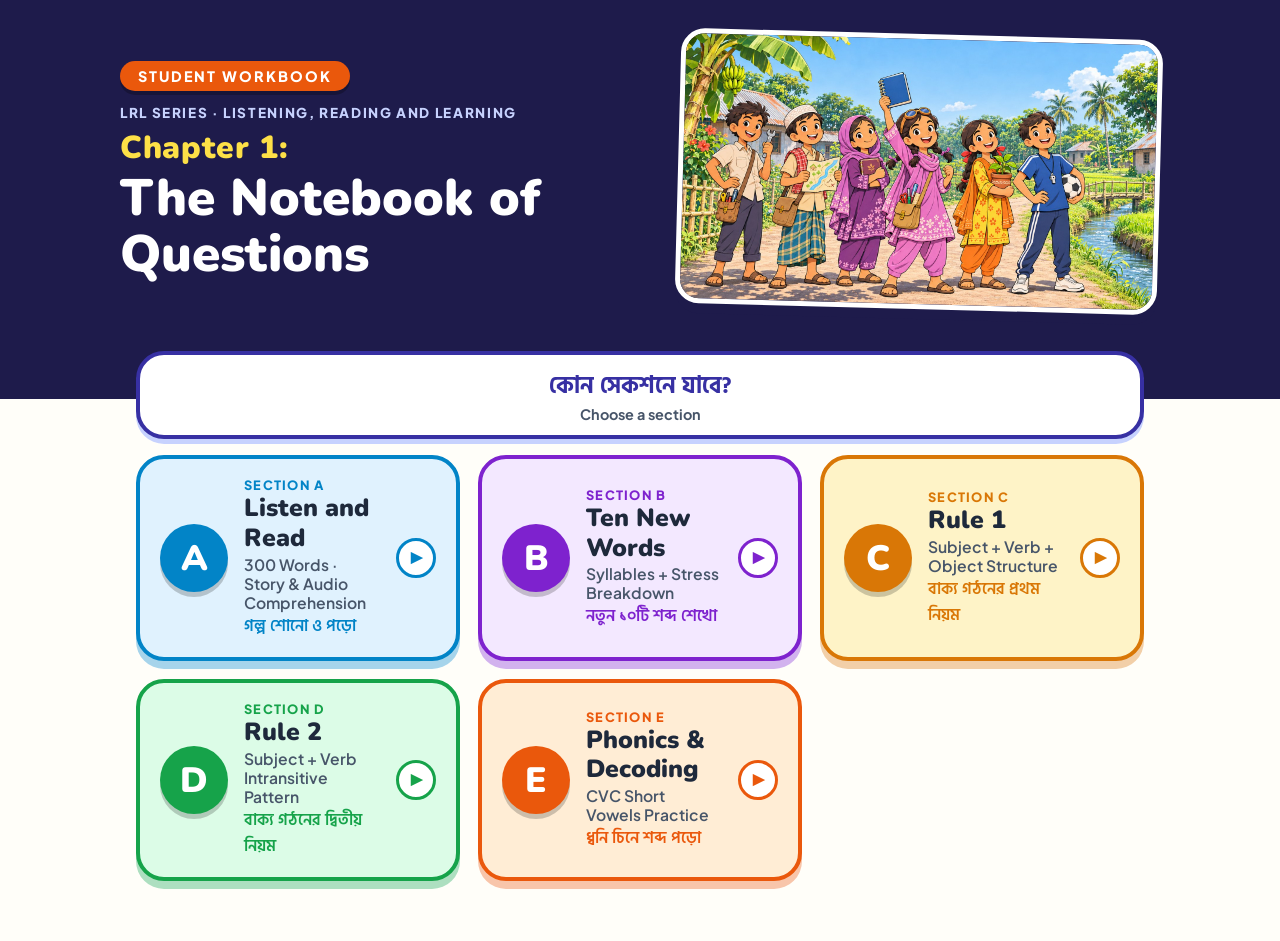
<file: index.html>
<!doctype html>
<html lang="en">
<head>
<meta charset="utf-8">
<meta name="viewport" content="width=device-width, initial-scale=1">
<title>LRL Student Workbook – Chapter 1</title>
<link rel="icon" href="data:,">
<link rel="preconnect" href="https://fonts.googleapis.com">
<link rel="preconnect" href="https://fonts.gstatic.com" crossorigin>
<link href="https://fonts.googleapis.com/css2?family=Hind+Siliguri:wght@400;500;600;700&family=Nunito:wght@600;700;800;900&family=Plus+Jakarta+Sans:wght@600;700;800&display=swap" rel="stylesheet">
<link rel="stylesheet" href="css/style.css">
<link rel="stylesheet" href="css/words.css">
<link rel="stylesheet" href="css/home.css">
</head>
<body class="home">

<header class="hero home-hero">
  <div class="hero-inner">
    <div class="hero-text">
      <p class="badge">STUDENT WORKBOOK</p>
      <p class="eyebrow">LRL Series · Listening, Reading and Learning</p>
      <h1><span class="ch">Chapter 1:</span> The Notebook of Questions</h1>
    </div>
    <img class="hero-img" data-scene="home" data-fallback="images/hero.jpg" alt="Asha, Tuli, Nila, Saif, Arif and Rakib stand together on a village road, each holding their favourite thing.">
  </div>
</header>

<main class="wrap home-wrap">
  <h2 class="choose">কোন সেকশনে যাবে? <small>Choose a section</small></h2>

  <nav class="sections" aria-label="Sections of Chapter 1">
    <a class="sec-card s-a" href="listen.html">
      <span class="badge-l" aria-hidden="true">A</span>
      <span class="sc-body">
        <span class="sc-kicker">Section A</span>
        <span class="sc-title">Listen and Read</span>
        <span class="sc-sub">300 Words · Story &amp; Audio Comprehension</span>
        <span class="sc-bn">গল্প শোনো ও পড়ো</span>
      </span>
      <span class="sc-go" aria-hidden="true">▶</span>
    </a>
    <a class="sec-card s-b" href="words.html">
      <span class="badge-l" aria-hidden="true">B</span>
      <span class="sc-body">
        <span class="sc-kicker">Section B</span>
        <span class="sc-title">Ten New Words</span>
        <span class="sc-sub">Syllables + Stress Breakdown</span>
        <span class="sc-bn">নতুন ১০টি শব্দ শেখো</span>
      </span>
      <span class="sc-go" aria-hidden="true">▶</span>
    </a>
    <a class="sec-card s-c" href="rule1.html">
      <span class="badge-l" aria-hidden="true">C</span>
      <span class="sc-body">
        <span class="sc-kicker">Section C</span>
        <span class="sc-title">Rule 1</span>
        <span class="sc-sub">Subject + Verb + Object Structure</span>
        <span class="sc-bn">বাক্য গঠনের প্রথম নিয়ম</span>
      </span>
      <span class="sc-go" aria-hidden="true">▶</span>
    </a>
    <a class="sec-card s-d" href="rule2.html">
      <span class="badge-l" aria-hidden="true">D</span>
      <span class="sc-body">
        <span class="sc-kicker">Section D</span>
        <span class="sc-title">Rule 2</span>
        <span class="sc-sub">Subject + Verb Intransitive Pattern</span>
        <span class="sc-bn">বাক্য গঠনের দ্বিতীয় নিয়ম</span>
      </span>
      <span class="sc-go" aria-hidden="true">▶</span>
    </a>
    <a class="sec-card s-e" href="phonics.html">
      <span class="badge-l" aria-hidden="true">E</span>
      <span class="sc-body">
        <span class="sc-kicker">Section E</span>
        <span class="sc-title">Phonics &amp; Decoding</span>
        <span class="sc-sub">CVC Short Vowels Practice</span>
        <span class="sc-bn">ধ্বনি চিনে শব্দ পড়ো</span>
      </span>
      <span class="sc-go" aria-hidden="true">▶</span>
    </a>
  </nav>
</main>

<script src="js/scene-img.js"></script>
</body>
</html>
</file>
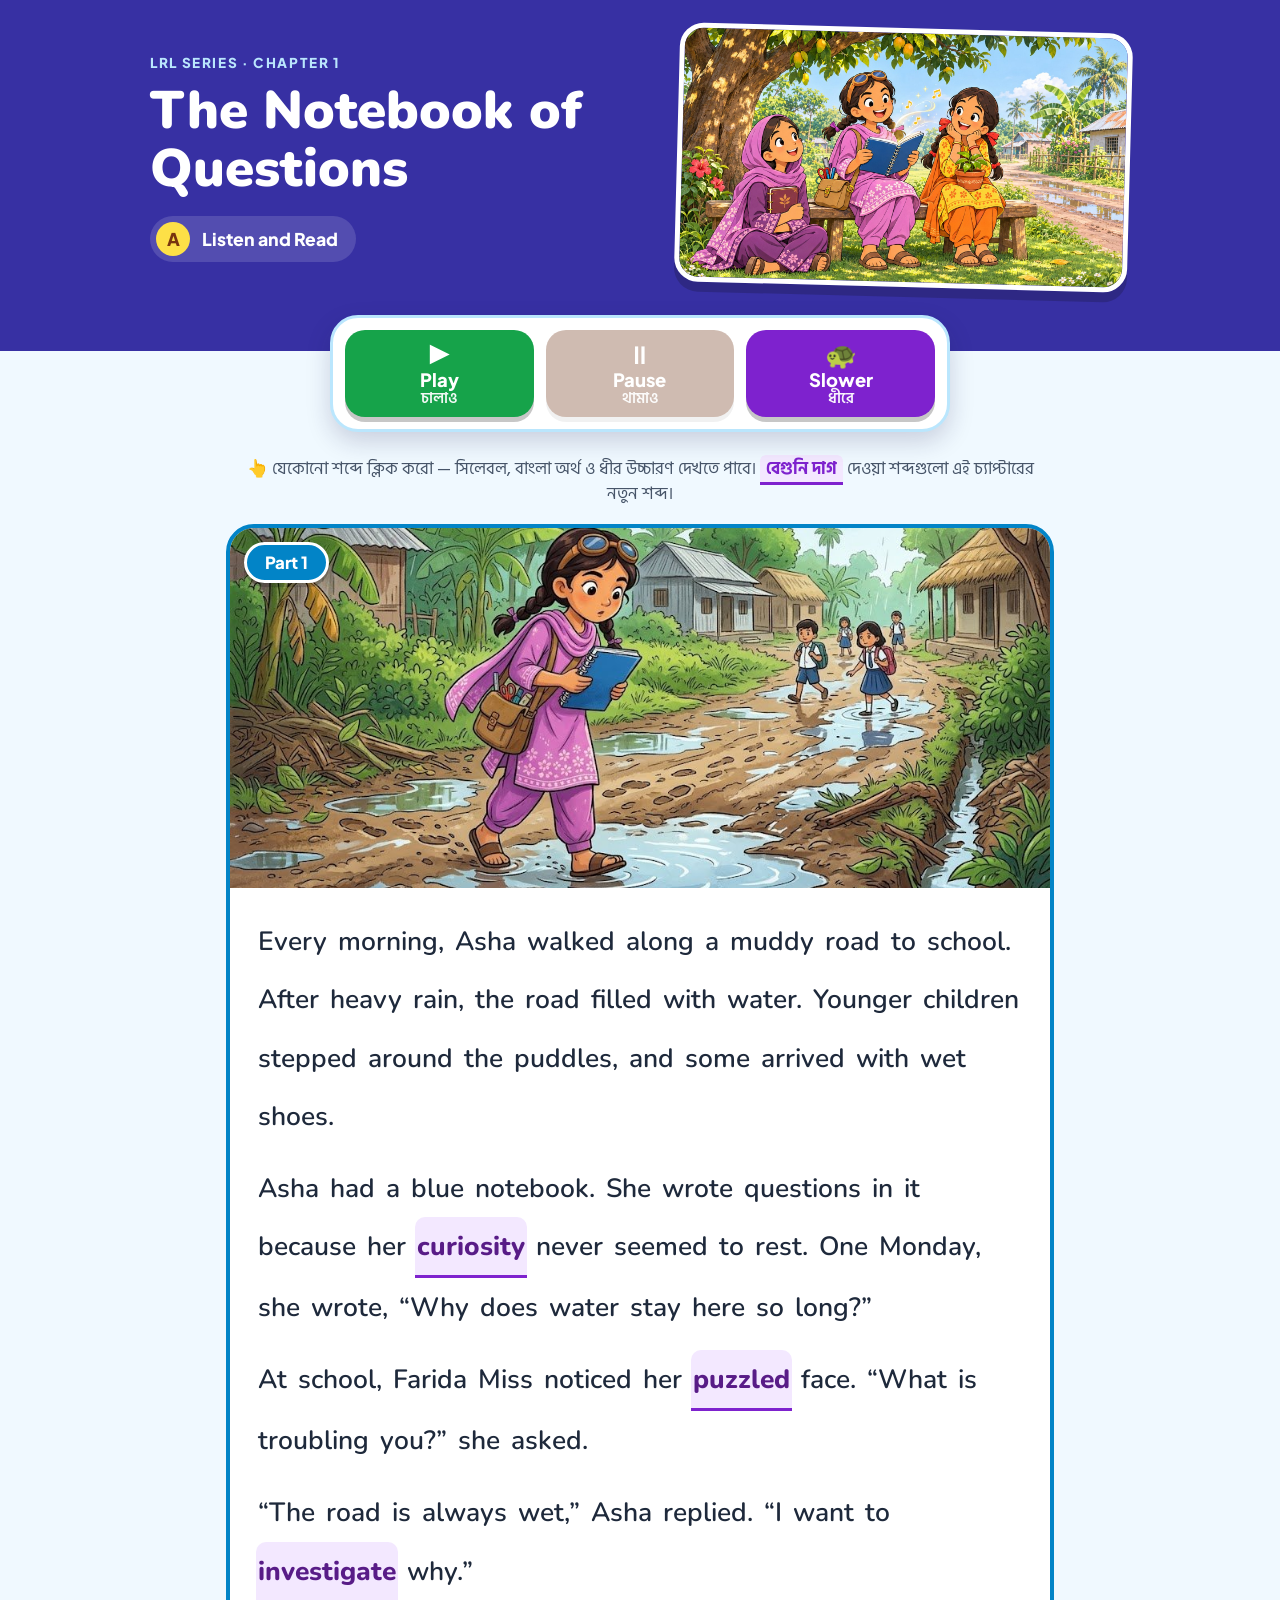
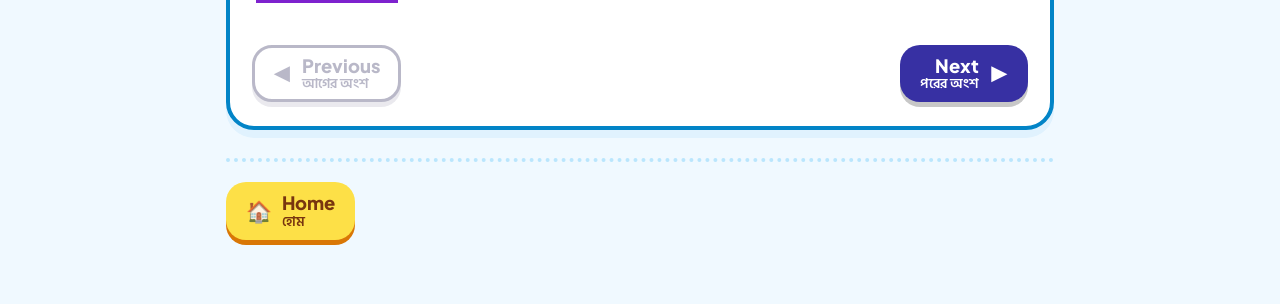
<file: listen.html>
<!doctype html>
<html lang="en">
<head>
<meta charset="utf-8">
<meta name="viewport" content="width=device-width, initial-scale=1">
<title>LRL Chapter 1 – Listen and Read</title>
<link rel="icon" href="data:,">
<link rel="preconnect" href="https://fonts.googleapis.com">
<link rel="preconnect" href="https://fonts.gstatic.com" crossorigin>
<link href="https://fonts.googleapis.com/css2?family=Hind+Siliguri:wght@400;500;600;700&family=Nunito:wght@600;700;800;900&family=Plus+Jakarta+Sans:wght@600;700;800&display=swap" rel="stylesheet">
<link rel="stylesheet" href="css/style.css">
<link rel="stylesheet" href="css/words.css">
</head>
<body>

<header class="hero">
  <div class="hero-inner">
    <div class="hero-text">
      <p class="eyebrow">LRL Series · Chapter 1</p>
      <h1 id="chapter-title">The Notebook of Questions</h1>
      <p class="hero-sub"><span class="chip">A</span> Listen and Read</p>
    </div>
    <img class="hero-img" data-scene="listen" data-fallback="images/hero.jpg" alt="Asha reads aloud from her blue notebook under a mango tree while Tuli and Nila listen, with musical notes floating out of the book.">
  </div>
</header>

<div class="controls-wrap">
  <div class="controls" role="group" aria-label="Story player">
    <button id="play-btn" class="ctl play" type="button">
      <span class="ico" aria-hidden="true">▶</span>
      <span class="en">Play</span><span class="bn">চালাও</span>
    </button>
    <button id="pause-btn" class="ctl pause" type="button" disabled>
      <span class="ico" aria-hidden="true">⏸</span>
      <span class="en">Pause</span><span class="bn">থামাও</span>
    </button>
    <button id="slow-btn" class="ctl slow" type="button" aria-pressed="false">
      <span class="ico" aria-hidden="true">🐢</span>
      <span class="en">Slower</span><span class="bn">ধীরে</span>
    </button>
  </div>
</div>

<main class="wrap">
  <p class="hint">👆 যেকোনো শব্দে ক্লিক করো — সিলেবল, বাংলা অর্থ ও ধীর উচ্চারণ দেখতে পাবে।
    <span class="vocab-sample">বেগুনি দাগ</span> দেওয়া শব্দগুলো এই চ্যাপ্টারের নতুন শব্দ।</p>

  <article id="story" class="story" aria-label="The story"></article>

  <p id="closing" class="closing"></p>
  <p id="mode-note" class="mode-note" hidden></p>
  <div id="section-nav" hidden></div>
</main>

<dialog id="word-dialog" aria-labelledby="wd-word">
  <button id="wd-close" class="wd-close" type="button" aria-label="Close">×</button>
  <p id="wd-tag" class="wd-tag" hidden>⭐ নতুন শব্দ · VOCABULARY</p>
  <h2 id="wd-word" class="wd-word"></h2>
  <div id="wd-syl" class="wd-syl"></div>
  <p id="wd-syl-note" class="wd-note"></p>
  <p id="wd-pron" class="wd-pron" hidden></p>
  <div class="wd-meaning"><span class="wd-k">বাংলা অর্থ</span><span id="wd-bn"></span></div>
  <button id="wd-replay" class="replay" type="button">🔊 ধীরে আবার শোনো</button>
</dialog>

<script src="data/chapter1.js"></script>
<script src="audio/manifest.js" onerror="void 0"></script>
<script src="js/secnav.js"></script>
<script src="js/app.js"></script>
<script src="js/scene-img.js"></script>
</body>
</html>
</file>
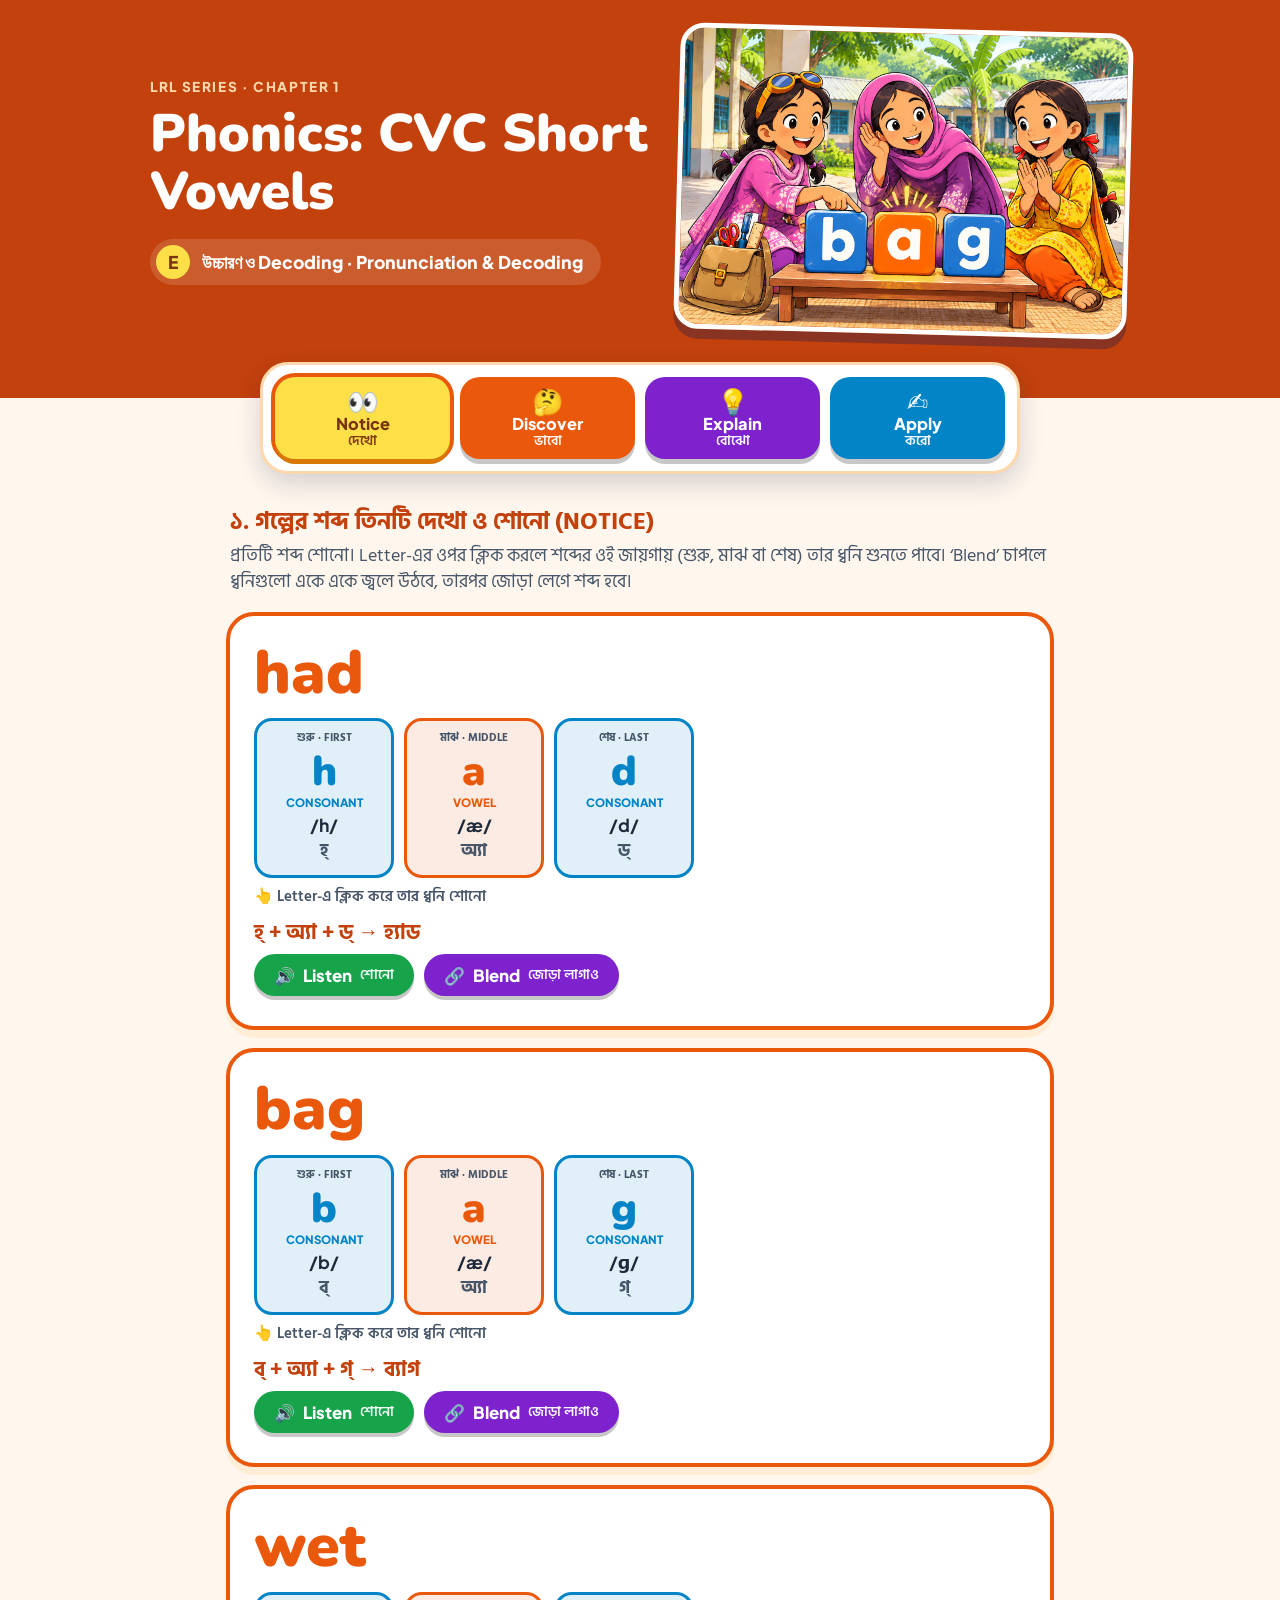
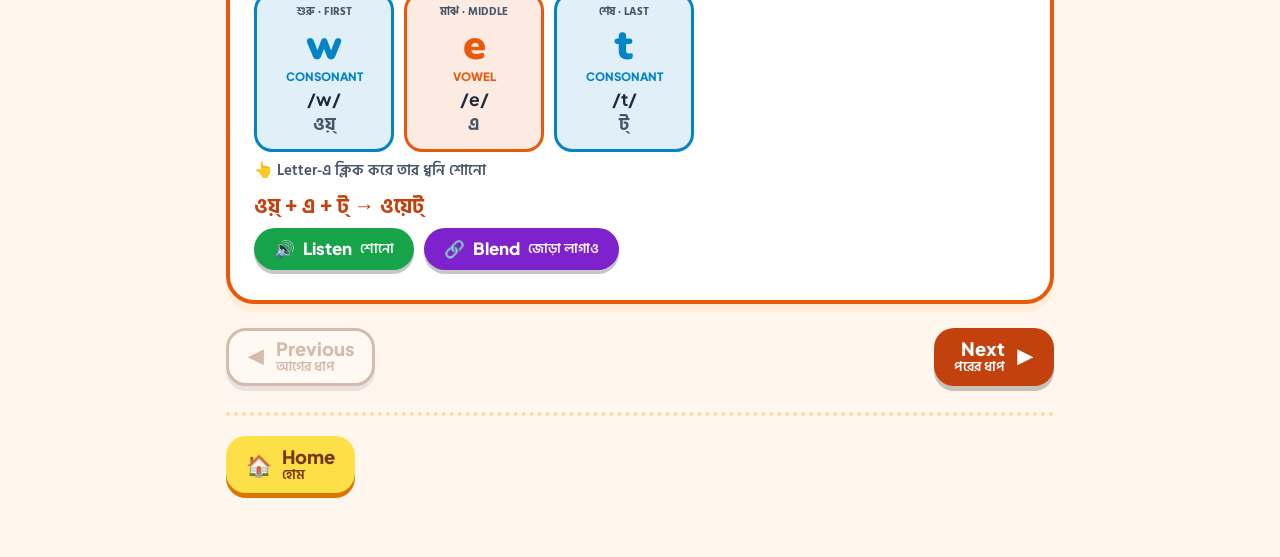
<file: phonics.html>
<!doctype html>
<html lang="en">
<head>
<meta charset="utf-8">
<meta name="viewport" content="width=device-width, initial-scale=1">
<title>LRL Chapter 1 – Phonics: CVC Short Vowels</title>
<link rel="icon" href="data:,">
<link rel="preconnect" href="https://fonts.googleapis.com">
<link rel="preconnect" href="https://fonts.gstatic.com" crossorigin>
<link href="https://fonts.googleapis.com/css2?family=Hind+Siliguri:wght@400;500;600;700&family=Nunito:wght@600;700;800;900&family=Plus+Jakarta+Sans:wght@600;700;800&display=swap" rel="stylesheet">
<link rel="stylesheet" href="css/style.css">
<link rel="stylesheet" href="css/words.css">
<link rel="stylesheet" href="css/lesson.css">
</head>
<body>

<div id="app"></div>

<script src="data/lesson-e.js"></script>
<script src="audio/manifest.js" onerror="void 0"></script>
<script src="js/scene-img.js"></script>
<script src="js/secnav.js"></script>
<script src="js/lesson.js"></script>
</body>
</html>
</file>
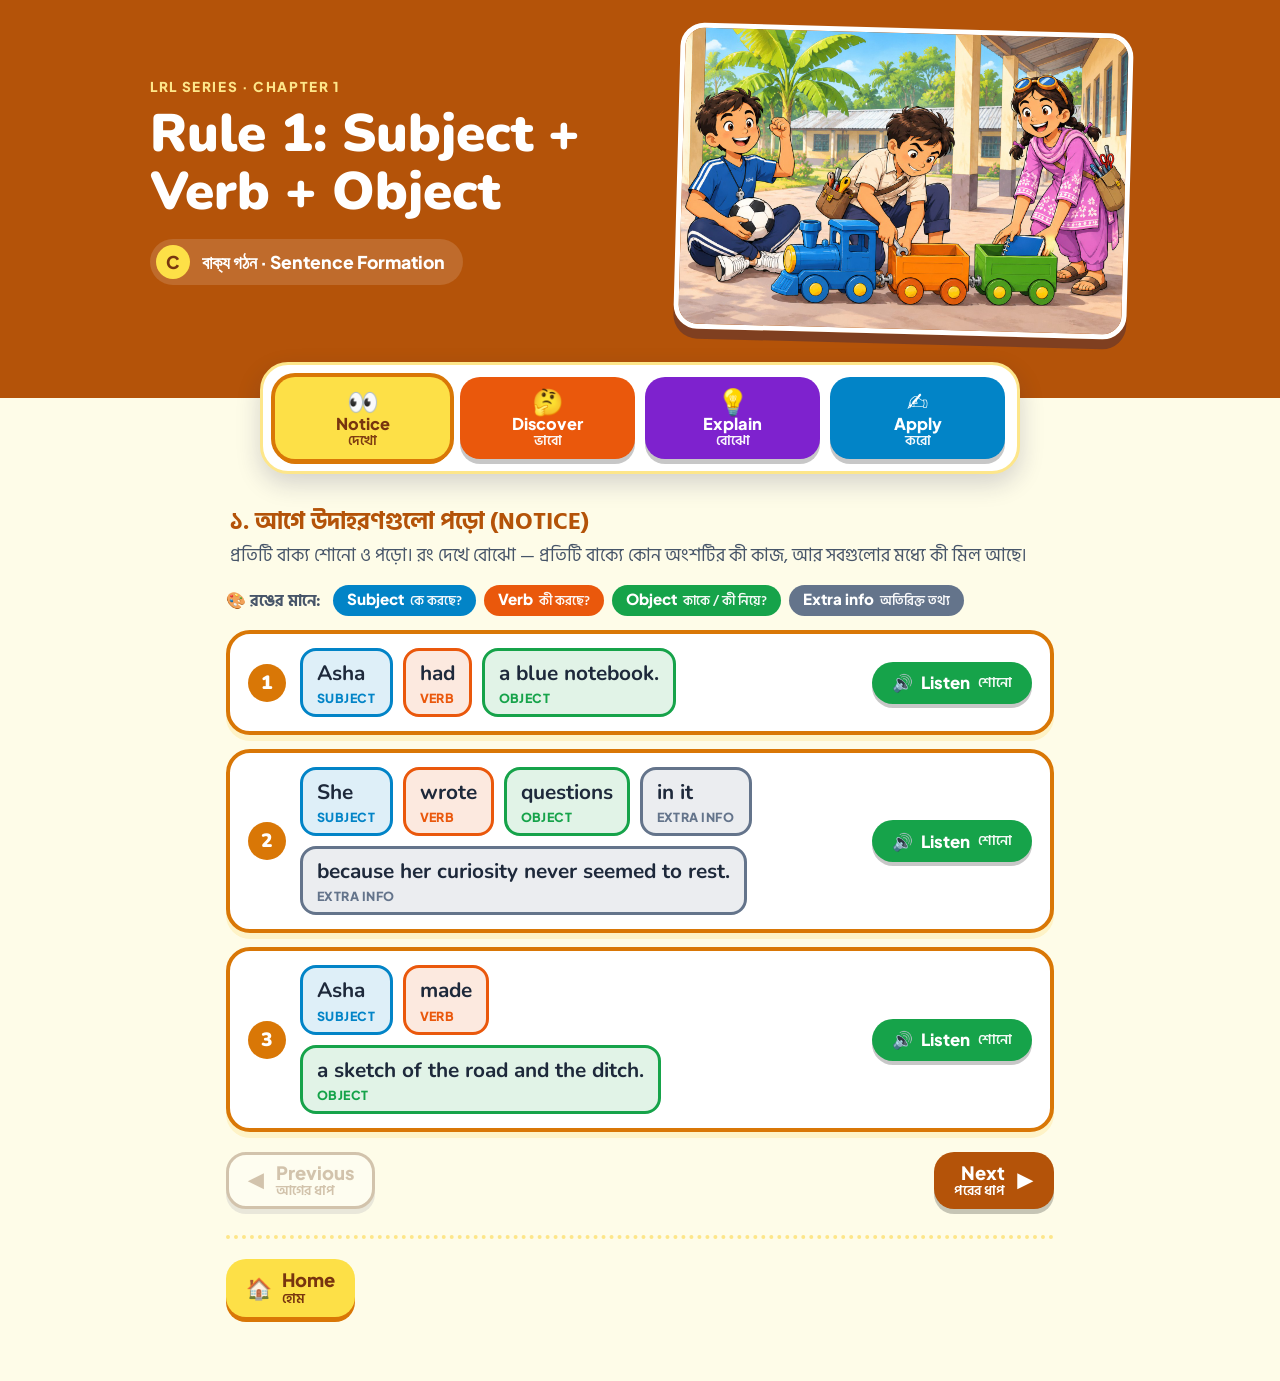
<file: rule1.html>
<!doctype html>
<html lang="en">
<head>
<meta charset="utf-8">
<meta name="viewport" content="width=device-width, initial-scale=1">
<title>LRL Chapter 1 – Rule 1: Subject + Verb + Object</title>
<link rel="icon" href="data:,">
<link rel="preconnect" href="https://fonts.googleapis.com">
<link rel="preconnect" href="https://fonts.gstatic.com" crossorigin>
<link href="https://fonts.googleapis.com/css2?family=Hind+Siliguri:wght@400;500;600;700&family=Nunito:wght@600;700;800;900&family=Plus+Jakarta+Sans:wght@600;700;800&display=swap" rel="stylesheet">
<link rel="stylesheet" href="css/style.css">
<link rel="stylesheet" href="css/words.css">
<link rel="stylesheet" href="css/lesson.css">
</head>
<body>

<div id="app"></div>

<script src="data/lesson-c.js"></script>
<script src="audio/manifest.js" onerror="void 0"></script>
<script src="js/scene-img.js"></script>
<script src="js/secnav.js"></script>
<script src="js/lesson.js"></script>
</body>
</html>
</file>
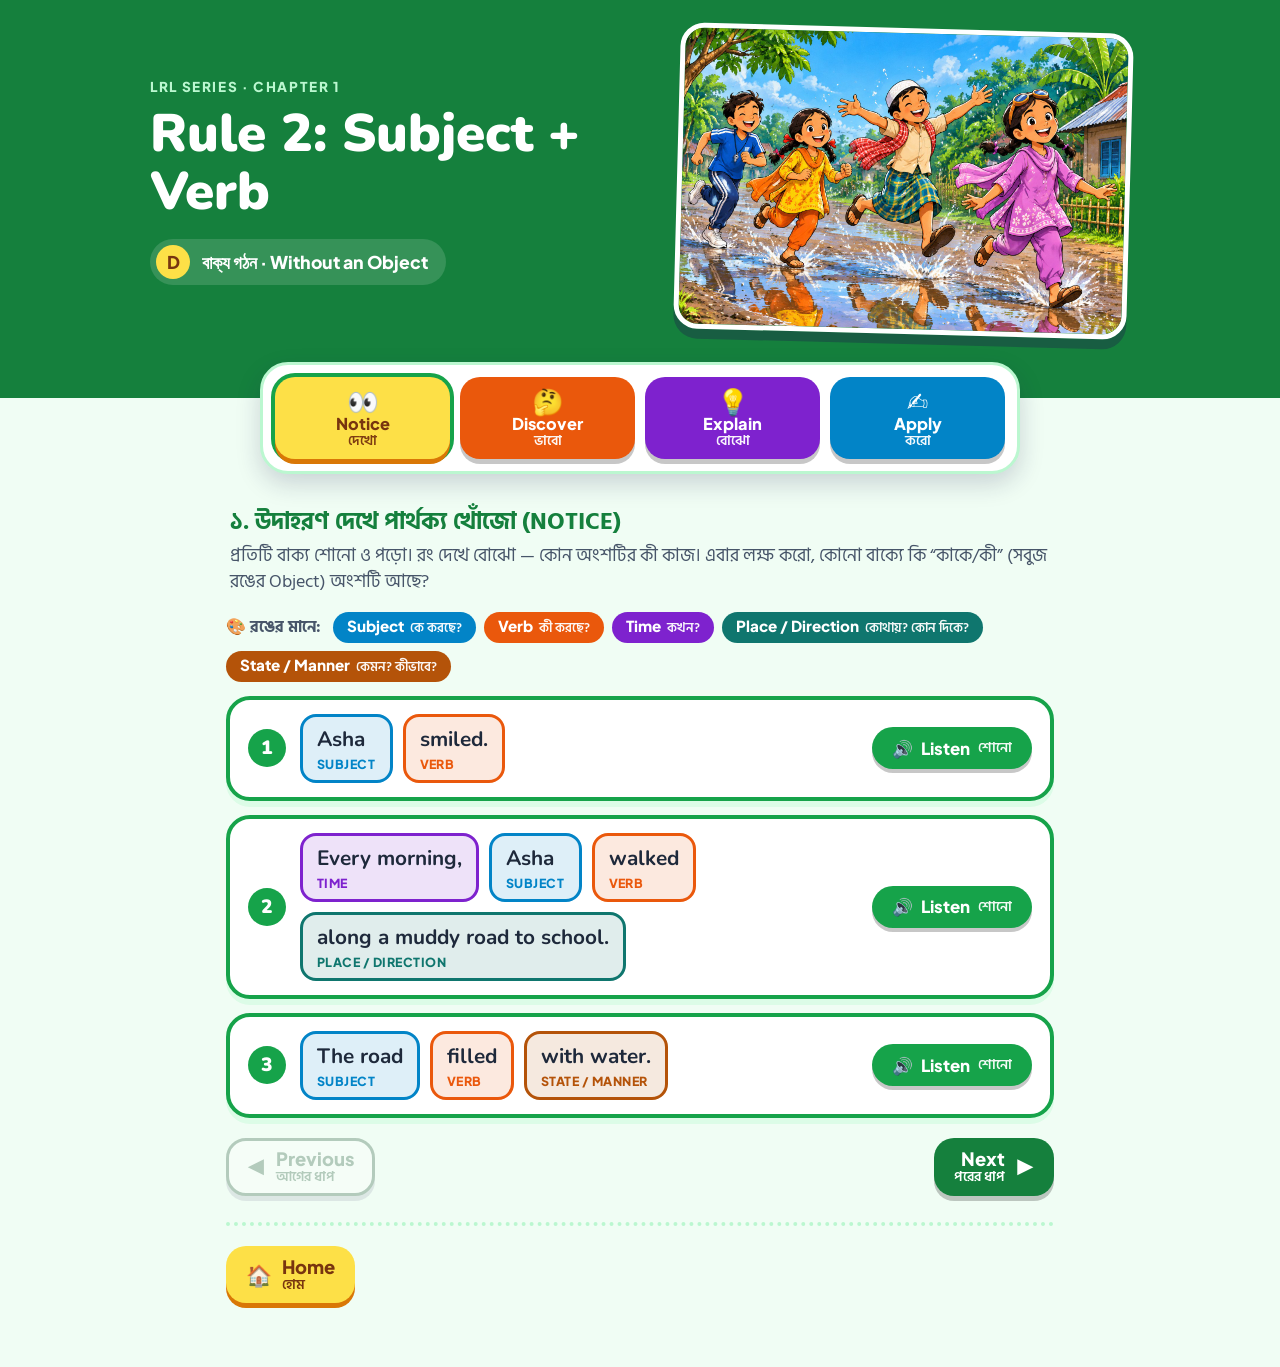
<file: rule2.html>
<!doctype html>
<html lang="en">
<head>
<meta charset="utf-8">
<meta name="viewport" content="width=device-width, initial-scale=1">
<title>LRL Chapter 1 – Rule 2: Subject + Verb</title>
<link rel="icon" href="data:,">
<link rel="preconnect" href="https://fonts.googleapis.com">
<link rel="preconnect" href="https://fonts.gstatic.com" crossorigin>
<link href="https://fonts.googleapis.com/css2?family=Hind+Siliguri:wght@400;500;600;700&family=Nunito:wght@600;700;800;900&family=Plus+Jakarta+Sans:wght@600;700;800&display=swap" rel="stylesheet">
<link rel="stylesheet" href="css/style.css">
<link rel="stylesheet" href="css/words.css">
<link rel="stylesheet" href="css/lesson.css">
</head>
<body>

<div id="app"></div>

<script src="data/lesson-d.js"></script>
<script src="audio/manifest.js" onerror="void 0"></script>
<script src="js/scene-img.js"></script>
<script src="js/secnav.js"></script>
<script src="js/lesson.js"></script>
</body>
</html>
</file>
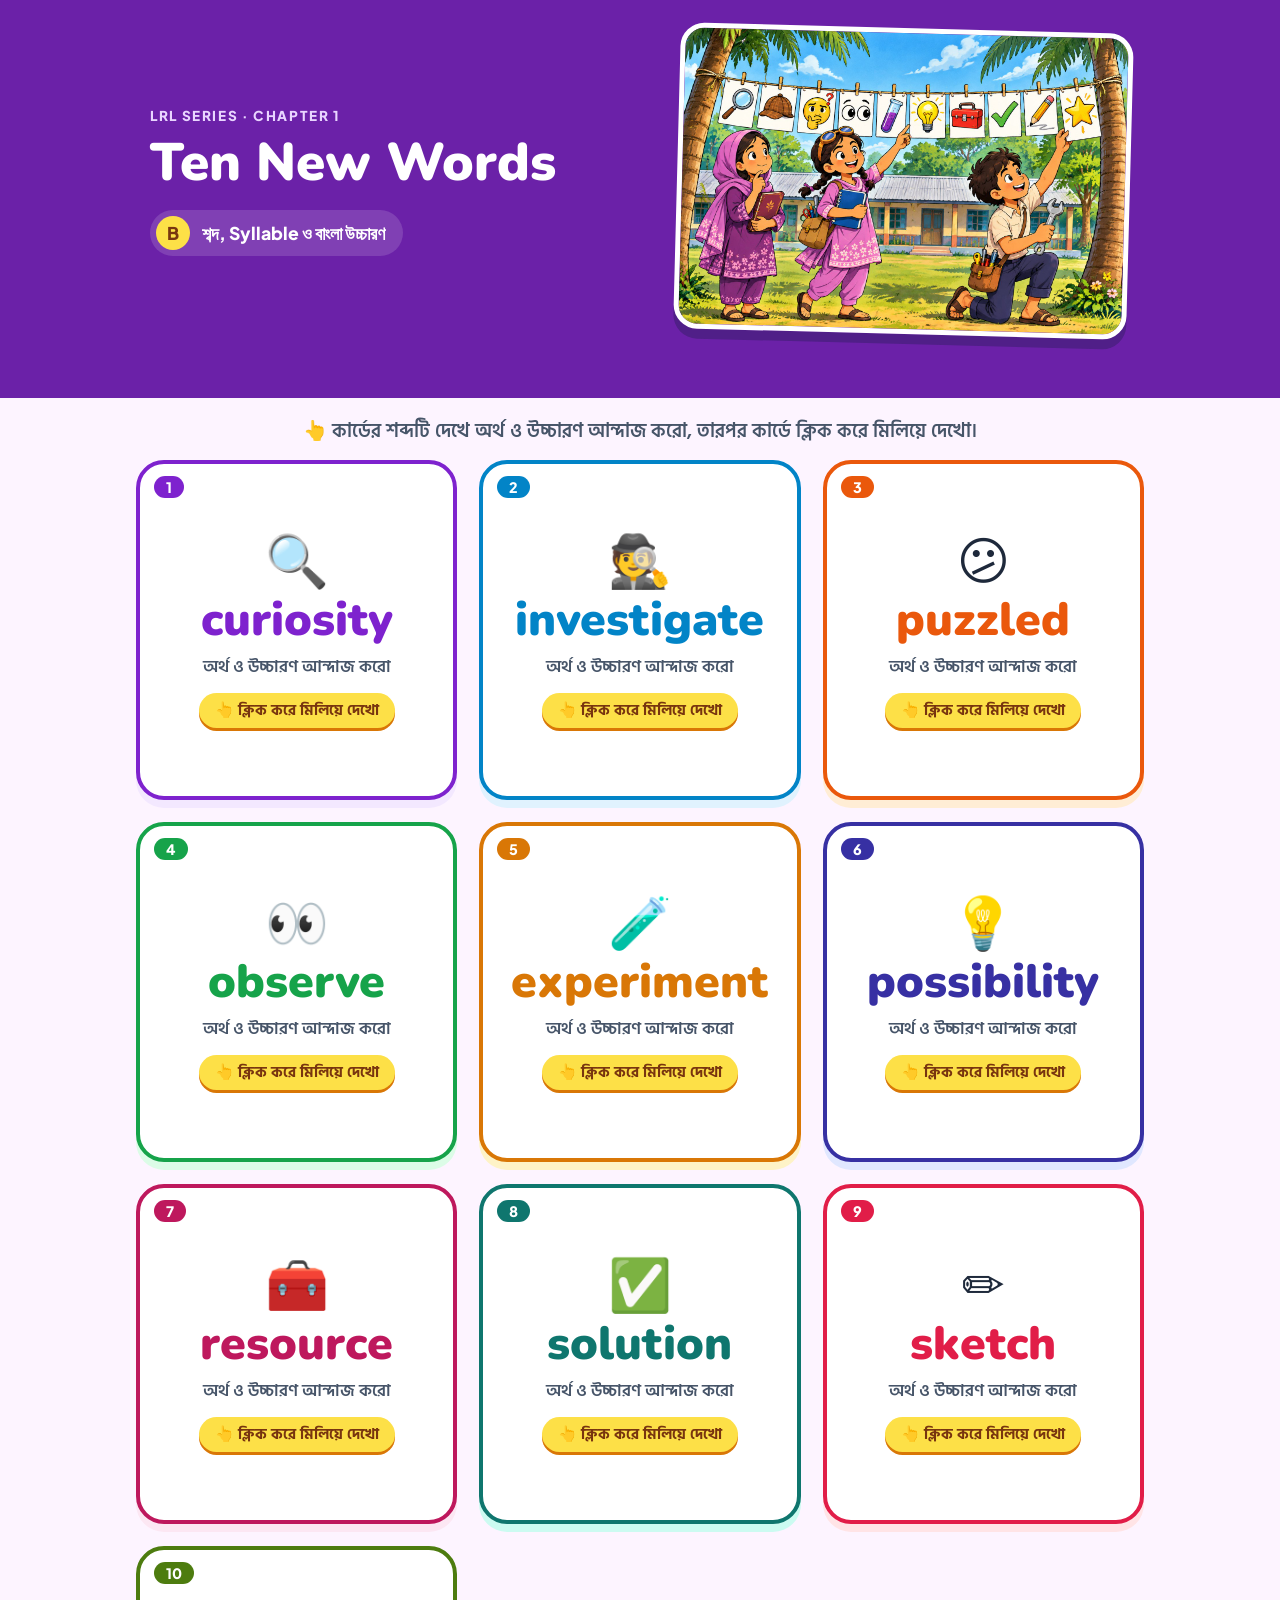
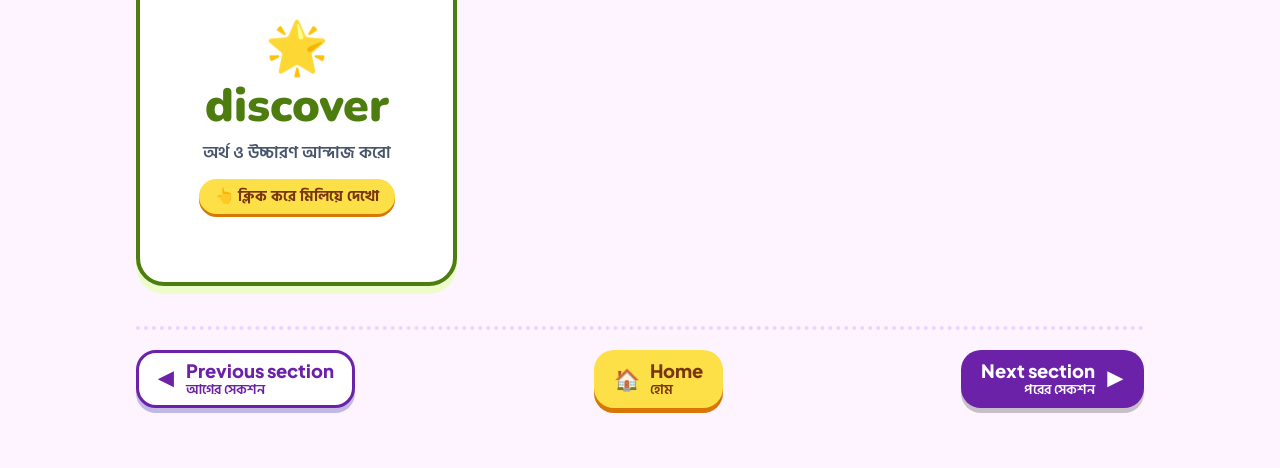
<file: words.html>
<!doctype html>
<html lang="en">
<head>
<meta charset="utf-8">
<meta name="viewport" content="width=device-width, initial-scale=1">
<title>LRL Chapter 1 – Ten New Words</title>
<link rel="icon" href="data:,">
<link rel="preconnect" href="https://fonts.googleapis.com">
<link rel="preconnect" href="https://fonts.gstatic.com" crossorigin>
<link href="https://fonts.googleapis.com/css2?family=Hind+Siliguri:wght@400;500;600;700&family=Nunito:wght@600;700;800;900&family=Plus+Jakarta+Sans:wght@600;700;800&display=swap" rel="stylesheet">
<link rel="stylesheet" href="css/style.css">
<link rel="stylesheet" href="css/words.css">
<link rel="stylesheet" href="css/flashcards.css">
</head>
<body class="theme-b">

<header class="hero">
  <div class="hero-inner">
    <div class="hero-text">
      <p class="eyebrow">LRL Series · Chapter 1</p>
      <h1>Ten New Words</h1>
      <p class="hero-sub"><span class="chip">B</span> শব্দ, Syllable ও বাংলা উচ্চারণ</p>
    </div>
    <img class="hero-img" data-scene="words" data-fallback="images/part3.jpg" alt="Asha, Nila and Rakib point at ten picture flashcards hanging on a clothesline between two palm trees.">
  </div>
</header>

<p class="intro-line">👆 কার্ডের শব্দটি দেখে অর্থ ও উচ্চারণ আন্দাজ করো, তারপর কার্ডে ক্লিক করে মিলিয়ে দেখো।</p>

<main id="deck" class="deck" aria-label="Flashcards"></main>

<div class="deck-end" data-secnav="b"></div>

<script src="data/chapter1.js"></script>
<script src="data/section-b.js"></script>
<script src="audio/manifest.js" onerror="void 0"></script>
<script src="js/secnav.js"></script>
<script src="js/words.js"></script>
<script src="js/scene-img.js"></script>
</body>
</html>
</file>
<file: css/style.css>
/* Palette taken from the workbook slides */
:root {
  --indigo: #3730a3;
  --indigo-deep: #1e1b4b;
  --sky: #0284c7;
  --sky-deep: #0369a1;
  --sky-soft: #bae6fd;
  --page: #f0f9ff;
  --green: #16a34a;
  --green-deep: #15803d;
  --orange: #ea580c;
  --orange-deep: #c2410c;
  --purple: #7e22ce;
  --purple-soft: #f3e8ff;
  --purple-mid: #e9d5ff;
  --amber: #d97706;
  --yellow: #fde047;
  --yellow-soft: #fef9c3;
  --brown: #78350f;
  --ink: #1e293b;
  --ink-soft: #475569;

  --font-ui: "Plus Jakarta Sans", "Nunito", system-ui, sans-serif;
  --font-story: "Nunito", "Plus Jakarta Sans", system-ui, sans-serif;
  --font-bn: "Hind Siliguri", "Noto Sans Bengali", "Nirmala UI", sans-serif;
}

* { box-sizing: border-box; }
[hidden] { display: none !important; }
html { -webkit-text-size-adjust: 100%; }
body {
  margin: 0;
  background: var(--page);
  color: var(--ink);
  font-family: var(--font-ui);
  line-height: 1.5;
}

/* ---------- hero ---------- */
.hero { background: var(--indigo); color: #fff; padding: 28px 16px 64px; }
.hero-inner {
  max-width: 980px; margin: 0 auto;
  display: grid; grid-template-columns: 1.1fr 1fr; gap: 28px; align-items: center;
}
.eyebrow {
  margin: 0 0 8px; font-weight: 800; font-size: .85rem;
  letter-spacing: .12em; text-transform: uppercase; color: var(--sky-soft);
}
.hero h1 {
  margin: 0; font-family: var(--font-story); font-weight: 900;
  font-size: clamp(2rem, 5.5vw, 3.3rem); line-height: 1.1;
}
.hero-sub {
  margin: 18px 0 0; display: inline-flex; align-items: center; gap: 12px;
  background: rgba(255,255,255,.14); border-radius: 999px; padding: 6px 18px 6px 6px;
  font-weight: 800; font-size: 1.1rem;
}
.chip {
  display: grid; place-items: center; width: 34px; height: 34px; border-radius: 50%;
  background: var(--yellow); color: var(--brown); font-weight: 900;
}
.hero-img {
  width: 100%; height: auto; display: block;
  border-radius: 24px; border: 5px solid #fff;
  box-shadow: 0 10px 0 rgba(30, 27, 75, .35);
  transform: rotate(1.5deg);
}

/* ---------- the three buttons ---------- */
.controls-wrap {
  position: sticky; top: 0; z-index: 10;
  margin-top: -36px; padding: 0 16px 8px;
  pointer-events: none;
}
.controls {
  pointer-events: auto;
  max-width: 620px; margin: 0 auto;
  display: grid; grid-template-columns: repeat(3, 1fr); gap: 12px;
  background: #fff; border-radius: 28px; padding: 12px;
  border: 3px solid var(--sky-soft);
  box-shadow: 0 10px 24px rgba(30, 27, 75, .18);
}
.ctl {
  display: flex; flex-direction: column; align-items: center; justify-content: center; gap: 0;
  border: 0; cursor: pointer; color: #fff;
  border-radius: 20px; padding: 10px 8px 9px;
  font-family: var(--font-ui);
  box-shadow: 0 5px 0 rgba(0, 0, 0, .22);
  transition: transform .08s, box-shadow .08s, filter .15s;
}
.ctl:hover:not(:disabled) { filter: brightness(1.07); }
.ctl:active:not(:disabled) { transform: translateY(4px); box-shadow: 0 1px 0 rgba(0,0,0,.22); }
.ctl:focus-visible { outline: 4px solid var(--yellow); outline-offset: 2px; }
.ctl .ico { font-size: 1.6rem; line-height: 1.1; }
.ctl .en { font-weight: 800; font-size: 1.15rem; line-height: 1.15; }
.ctl .bn { font-family: var(--font-bn); font-weight: 600; font-size: .95rem; opacity: .95; line-height: 1.2; }
.ctl.play { background: var(--green); }
.ctl.pause { background: var(--orange); }
.ctl.slow { background: var(--purple); }
.ctl:disabled { filter: grayscale(.7); opacity: .45; cursor: default; box-shadow: 0 5px 0 rgba(0,0,0,.12); }
.ctl.slow[aria-pressed="true"] { background: var(--yellow); color: var(--brown); box-shadow: 0 5px 0 var(--amber), 0 0 0 4px var(--purple); }

/* ---------- layout ---------- */
.wrap { max-width: 860px; margin: 0 auto 64px; padding: 0 16px; }
.hint {
  margin: 16px 4px 18px; text-align: center; color: var(--ink-soft);
  font-family: var(--font-bn); font-size: 1.05rem;
}
.vocab-sample {
  background: var(--purple-soft); color: var(--purple); font-weight: 700;
  border-bottom: 3px solid var(--purple); border-radius: 6px 6px 0 0; padding: 0 6px;
}

/* ---------- story parts ---------- */
.part {
  --accent: var(--sky); --accent-soft: #e0f2fe;
  background: #fff; border: 4px solid var(--accent); border-radius: 28px;
  margin: 0 0 28px; overflow: hidden;
  box-shadow: 0 8px 0 var(--accent-soft);
}
.part.p2 { --accent: var(--orange); --accent-soft: #ffedd5; }
.part.p3 { --accent: var(--green); --accent-soft: #dcfce7; }

.part-head { position: relative; }
.part-head img { display: block; width: 100%; height: auto; max-height: 360px; object-fit: cover; }
.part-label {
  position: absolute; left: 14px; top: 14px;
  background: var(--accent); color: #fff; border: 3px solid #fff;
  font-weight: 800; font-size: 1.05rem; padding: 5px 18px; border-radius: 999px;
  box-shadow: 0 4px 0 rgba(0,0,0,.2);
}
.part-body { padding: 10px 26px 22px; background: linear-gradient(#fff, #fff); }
.part-body p {
  margin: 14px 0;
  font-family: var(--font-story); font-weight: 600;
  font-size: clamp(1.3rem, 3.2vw, 1.65rem); line-height: 2.05;
}

button.w {
  all: unset; display: inline; cursor: pointer;
  border-radius: 10px; padding: 2px 2px;
  scroll-margin-top: 190px; scroll-margin-bottom: 120px;
  transition: background .12s, color .12s;
  -webkit-box-decoration-break: clone; box-decoration-break: clone;
}
button.w:hover { background: var(--accent-soft); }
button.w:focus-visible { outline: 4px solid var(--indigo); outline-offset: 2px; }
button.w.vocab {
  background: var(--purple-soft); color: var(--purple-deep, #581c87);
  border-bottom: 3px solid var(--purple); border-radius: 10px 10px 0 0; font-weight: 800;
}
button.w.vocab:hover { background: var(--purple-mid); }
button.w.active {
  background: var(--yellow); color: var(--brown);
  box-shadow: 0 0 0 3px var(--yellow), 0 4px 0 3px var(--amber);
  border-radius: 10px; font-weight: 800;
}

/* Previous / Next at the end of each part */
.part-nav {
  display: flex; justify-content: space-between; gap: 12px;
  padding: 6px 22px 24px;
}
.nav-btn {
  display: inline-flex; align-items: center; gap: 10px;
  border: 0; cursor: pointer; border-radius: 20px; padding: 10px 20px;
  font-family: var(--font-ui); line-height: 1.15;
  box-shadow: 0 5px 0 rgba(0, 0, 0, .22);
  transition: transform .08s, box-shadow .08s, filter .15s;
}
.nav-btn .ico { font-size: 1.3rem; }
.nav-btn .lbl { display: flex; flex-direction: column; }
.nav-btn .en { display: block; font-weight: 800; font-size: 1.15rem; }
.nav-btn .bn { display: block; font-family: var(--font-bn); font-weight: 600; font-size: .9rem; }
.nav-btn.prev { background: #fff; color: var(--indigo); border: 3px solid var(--indigo); padding: 7px 18px; box-shadow: 0 5px 0 rgba(55, 48, 163, .3); text-align: left; }
.nav-btn.next { background: var(--indigo); color: #fff; margin-left: auto; text-align: right; }
.nav-btn:hover:not(:disabled) { filter: brightness(1.08); }
.nav-btn:active:not(:disabled) { transform: translateY(4px); box-shadow: 0 1px 0 rgba(0,0,0,.22); }
.nav-btn:focus-visible { outline: 4px solid var(--yellow); outline-offset: 2px; }
.nav-btn:disabled { opacity: .35; cursor: default; filter: grayscale(.6); }
.nav-btn.nudge { animation: nudge .9s ease-in-out 4; }
@keyframes nudge {
  0%, 100% { transform: translateX(0); }
  50% { transform: translateX(8px); box-shadow: 0 5px 0 rgba(0,0,0,.22), 0 0 0 6px var(--yellow); }
}
@media (max-width: 720px) {
  .part-nav { padding: 4px 14px 18px; }
  .nav-btn { padding: 9px 14px; gap: 8px; }
  .nav-btn .en { font-size: 1.02rem; }
}
@media (prefers-reduced-motion: reduce) { .nav-btn.nudge { animation: none; box-shadow: 0 5px 0 rgba(0,0,0,.22), 0 0 0 6px var(--yellow); } }

.closing {
  margin: 8px 8px 0; text-align: center;
  font-family: var(--font-story); font-weight: 800; font-size: 1.5rem; color: var(--indigo);
}
.mode-note {
  margin: 28px 0 0; padding: 12px 14px; border-radius: 14px;
  background: var(--yellow-soft); color: var(--brown); font-size: .92rem; border: 2px solid var(--yellow);
}

/* ---------- word dialog ---------- */
dialog#word-dialog {
  border: 5px solid var(--sky); border-radius: 28px; padding: 26px 24px 22px;
  width: min(460px, calc(100vw - 28px));
  background: #fff; color: var(--ink);
  box-shadow: 0 10px 0 rgba(3, 105, 161, .35), 0 30px 60px rgba(10, 20, 50, .4);
}
dialog#word-dialog.is-vocab { border-color: var(--purple); box-shadow: 0 10px 0 rgba(126, 34, 206, .35), 0 30px 60px rgba(10, 20, 50, .4); }
dialog#word-dialog::backdrop { background: rgba(30, 27, 75, .6); }
.wd-close {
  position: absolute; top: 12px; right: 12px;
  width: 42px; height: 42px; border-radius: 50%; border: 0; cursor: pointer;
  background: var(--orange); color: #fff; font-size: 1.7rem; line-height: 1;
  box-shadow: 0 3px 0 var(--orange-deep);
}
.wd-close:active { transform: translateY(2px); box-shadow: 0 1px 0 var(--orange-deep); }
.wd-tag {
  display: inline-block; margin: 0 48px 8px 0; padding: 4px 12px; border-radius: 999px;
  background: var(--purple); color: #fff; font: 700 .85rem var(--font-bn);
}
.wd-word { margin: 0 0 14px; font-family: var(--font-story); font-weight: 900; font-size: 2.6rem; line-height: 1.1; color: var(--indigo); }
.wd-syl { display: flex; flex-wrap: wrap; gap: 10px; }
.syl {
  min-width: 56px; text-align: center; padding: 10px 16px; border-radius: 16px;
  background: var(--sky-soft); color: #0c4a6e; border: 3px solid #fff;
  font: 800 1.4rem var(--font-story); box-shadow: 0 4px 0 rgba(3,105,161,.3);
}
.syl.stress { background: var(--orange); color: #fff; font-size: 1.65rem; box-shadow: 0 4px 0 var(--orange-deep); }
.wd-note { margin: 12px 0 14px; font-family: var(--font-bn); font-size: .95rem; color: var(--ink-soft); }
.wd-pron { margin: 0 0 12px; font-family: var(--font-bn); font-size: 1.15rem; }
.wd-pron .pron-part { color: var(--purple); font-weight: 600; }
.wd-pron .pron-part.stress { color: var(--orange); font-weight: 800; font-size: 1.2em; }
.wd-meaning {
  display: flex; flex-direction: column; gap: 2px;
  padding: 14px 18px; border-radius: 18px; background: var(--yellow-soft); border: 3px solid var(--yellow);
  font-family: var(--font-bn); color: var(--brown);
}
.wd-meaning .wd-k { font-size: .85rem; font-weight: 700; color: var(--amber); }
.wd-meaning #wd-bn { font-size: 1.6rem; font-weight: 700; line-height: 1.35; }
.replay {
  margin-top: 18px; width: 100%; border: 0; cursor: pointer; border-radius: 20px;
  background: var(--green); color: #fff; padding: 13px 18px;
  font: 800 1.15rem var(--font-bn); box-shadow: 0 5px 0 var(--green-deep);
}
.replay:active { transform: translateY(4px); box-shadow: 0 1px 0 var(--green-deep); }

/* ---------- small screens ---------- */
@media (max-width: 720px) {
  .hero { padding: 22px 16px 56px; }
  .hero-inner { grid-template-columns: 1fr; gap: 20px; }
  .hero-img { transform: none; }
  .part-body { padding: 4px 16px 16px; }
  .controls { gap: 8px; padding: 10px; }
  .ctl .en { font-size: 1.02rem; }
  .ctl .ico { font-size: 1.4rem; }
}
@media (prefers-reduced-motion: reduce) { * { transition: none !important; } }
</file>
<file: css/words.css>
/* Shared pieces used by several pages: section bar, cards, buttons, answer options.
   (Page-specific styles live in flashcards.css, lesson.css and home.css.) */

body.theme-b {
  --page: #fdf4ff;
  --indigo: #6b21a8;
  --sky-soft: #e9d5ff;
}

/* ---------- colours of the five sections (used by the home page cards) ---------- */
.s-a { --c: #0284c7; --c-soft: #e0f2fe; }
.s-b { --c: #7e22ce; --c-soft: #f3e8ff; }
.s-c { --c: #d97706; --c-soft: #fef3c7; }
.s-d { --c: #16a34a; --c-soft: #dcfce7; }
.s-e { --c: #ea580c; --c-soft: #ffedd5; }

/* ---------- cards ---------- */
.card {
  --c: var(--purple); --c-soft: var(--purple-soft);
  background: #fff; border: 4px solid var(--c); border-radius: 28px;
  box-shadow: 0 8px 0 var(--c-soft); padding: 18px 24px 24px;
}
.count {
  background: var(--c); color: #fff; font-weight: 800; border-radius: 999px; padding: 3px 14px; font-size: .95rem;
}
.card .word {
  margin: 6px 0 12px; font-family: var(--font-story); font-weight: 900;
  font-size: clamp(2.4rem, 9vw, 3.8rem); line-height: 1.1; color: var(--c);
}
.syl-row { display: flex; flex-wrap: wrap; gap: 10px; }
.card .syl { background: var(--c-soft); color: var(--c); box-shadow: 0 4px 0 rgba(0,0,0,.12); transition: transform .12s, background .12s; }
.card .syl.stress { background: var(--orange); color: #fff; }
.card .syl.lit { background: var(--yellow); color: var(--brown); transform: translateY(-6px) scale(1.08); box-shadow: 0 8px 0 var(--amber); }

.audio-row { display: flex; flex-wrap: wrap; gap: 10px; margin: 6px 0; }
.pill {
  display: inline-flex; align-items: center; gap: 8px; border: 0; cursor: pointer;
  border-radius: 999px; padding: 10px 20px; color: #fff; background: var(--green);
  font: 800 1.05rem var(--font-ui); box-shadow: 0 4px 0 rgba(0,0,0,.22);
}
.pill small { font: 600 .85rem var(--font-bn); opacity: .95; }
.pill.slow { background: var(--purple); }
.pill:active { transform: translateY(3px); box-shadow: 0 1px 0 rgba(0,0,0,.22); }
.pill:focus-visible, .opt:focus-visible { outline: 4px solid var(--yellow); outline-offset: 2px; }

.pron { margin: 14px 0 12px; font-family: var(--font-bn); font-size: 1.2rem; }
.pron b { color: var(--purple); }
.meaning {
  display: flex; flex-direction: column; gap: 2px; padding: 12px 18px; border-radius: 18px;
  background: var(--yellow-soft); border: 3px solid var(--yellow); font-family: var(--font-bn); color: var(--brown);
}
.meaning .k { font-size: .85rem; font-weight: 700; color: var(--amber); }
.meaning .v { font-size: 1.6rem; font-weight: 700; line-height: 1.35; }

.example { margin-top: 18px; padding: 14px 16px; border-radius: 18px; background: var(--c-soft); }
.example h3 { margin: 0 0 6px; font: 700 .95rem var(--font-bn); color: var(--c); }
.sentence { margin: 0 0 8px; font-family: var(--font-story); font-weight: 600; font-size: 1.3rem; line-height: 1.7; }
.sentence mark { background: var(--yellow); color: var(--brown); font-weight: 800; border-radius: 8px; padding: 0 6px; }

/* progress bar and answer buttons (used by the lessons) */
.q-bar { height: 10px; border-radius: 10px; background: var(--purple-mid); margin: 0 4px 14px; overflow: hidden; }
.q-bar > div { height: 100%; background: var(--purple); border-radius: 10px; transition: width .3s; }
.options { display: grid; grid-template-columns: 1fr 1fr; gap: 12px; }
.options.syl-options { display: flex; flex-wrap: wrap; }
.opt {
  border: 3px solid var(--c-soft); background: #fff; color: var(--ink); cursor: pointer; border-radius: 18px;
  padding: 14px 12px; text-align: center; box-shadow: 0 5px 0 var(--c-soft);
  font: 800 1.25rem var(--font-story);
}
.opt.opt-bn { font: 700 1.15rem var(--font-bn); }
.opt.opt-syl { min-width: 90px; font-size: 1.6rem; }
.opt:hover:not(:disabled) { border-color: var(--c); }
.opt:active:not(:disabled) { transform: translateY(4px); box-shadow: 0 1px 0 var(--c-soft); }
.opt:disabled { cursor: default; }
.opt.right { background: #dcfce7; border-color: var(--green); color: #14532d; box-shadow: 0 5px 0 var(--green); animation: pop .35s; }
.opt.wrong { background: #fee2e2; border-color: #dc2626; color: #7f1d1d; box-shadow: 0 5px 0 #dc2626; animation: shake .4s; }
.opt:disabled:not(.right):not(.wrong) { opacity: .55; }

/* ---------- bottom of every section: Previous section / Home / Next section ---------- */
.secbottom {
  display: flex; flex-wrap: wrap; justify-content: space-between; align-items: center; gap: 12px;
  margin: 26px 0 40px; padding-top: 20px; border-top: 4px dotted var(--sky-soft, #bae6fd);
}
.secbottom .nav-btn.home { background: var(--yellow); color: var(--brown); box-shadow: 0 5px 0 var(--amber); margin: 0 auto; }
.secbottom .nav-btn.prev { margin-right: 0; }
.secbottom .nav-btn.next { margin-left: 0; }
.secbottom:has(.home):not(:has(.prev)) .home { margin-left: 0; }
.secbottom:has(.home):not(:has(.next)) .home { margin-right: 0; }
a.nav-btn { text-decoration: none; }
@media (max-width: 560px) {
  /* phone: Home on its own row when there are three buttons, otherwise two equal columns */
  .secbottom { display: grid; grid-template-columns: 1fr 1fr; gap: 12px; }
  .secbottom .nav-btn { justify-content: center; margin: 0 !important; padding: 9px 10px; gap: 6px; min-width: 0; }
  .secbottom .nav-btn .lbl { align-items: center; text-align: center; }
  .secbottom:has(.prev):has(.next) .home { grid-column: 1 / -1; order: -1; }
  .secbottom:not(:has(.prev)):not(:has(.next)) .home { grid-column: 1 / -1; }
}

/* ---------- effects ---------- */
@keyframes shake { 0%,100% { transform: translateX(0); } 25% { transform: translateX(-7px); } 75% { transform: translateX(7px); } }
@keyframes pop { 0% { transform: scale(1); } 50% { transform: scale(1.06); } 100% { transform: scale(1); } }
.burst {
  position: fixed; z-index: 50; pointer-events: none; font-size: 1.6rem; transform: translate(-50%, -50%);
  animation: fly 1s ease-out forwards;
}
@keyframes fly { to { transform: translate(calc(-50% + var(--dx)), calc(-50% + var(--dy))) rotate(40deg); opacity: 0; } }

@media (max-width: 720px) {
  .card { padding: 14px 16px 20px; }
  .options { grid-template-columns: 1fr; }
}
@media (prefers-reduced-motion: reduce) {
  .opt.right, .opt.wrong { animation: none; }
  .card .syl { transition: none; }
}
</file>
<file: css/home.css>
/* Home page: the workbook cover, with a card for every section */
body.home { background: #fffef9; }

.home-hero { background: var(--indigo-deep); padding: 34px 16px 90px; }
.home-hero .hero-inner { max-width: 1040px; }
.badge {
  display: inline-block; margin: 0 0 12px; padding: 6px 18px; border-radius: 999px;
  background: var(--orange); color: #fff; font: 800 .9rem var(--font-ui); letter-spacing: .14em;
  box-shadow: 0 4px 0 rgba(0,0,0,.25);
}
.home-hero .eyebrow { color: #c7d2fe; }
.home-hero h1 { font-size: clamp(2rem, 5.2vw, 3.2rem); }
.home-hero h1 .ch { display: block; color: var(--yellow); font-size: .62em; letter-spacing: .02em; margin-bottom: 4px; }

.home-wrap { max-width: 1040px; margin-top: -48px; }
.choose {
  margin: 0 0 16px; padding: 12px 22px; display: block; text-align: center; line-height: 1.3;
  background: #fff; border: 4px solid var(--indigo); border-radius: 28px;
  font: 800 1.45rem var(--font-bn); color: var(--indigo); box-shadow: 0 5px 0 #c7d2fe;
}
.choose small { display: block; font: 700 .9rem var(--font-ui); color: var(--ink-soft); }

.sections { display: grid; grid-template-columns: repeat(auto-fit, minmax(320px, 1fr)); gap: 18px; margin-top: 8px; }
.sec-card {
  display: flex; align-items: center; gap: 16px; text-decoration: none; color: var(--ink);
  background: var(--c-soft); border: 4px solid var(--c); border-radius: 28px; padding: 18px 20px;
  box-shadow: 0 8px 0 color-mix(in srgb, var(--c) 35%, white);
  transition: transform .1s, box-shadow .1s;
}
.sec-card:hover { transform: translateY(-3px); box-shadow: 0 11px 0 color-mix(in srgb, var(--c) 35%, white); }
.sec-card:active { transform: translateY(4px); box-shadow: 0 3px 0 color-mix(in srgb, var(--c) 35%, white); }
.sec-card:focus-visible { outline: 4px solid var(--yellow); outline-offset: 3px; }
.badge-l {
  flex: none; display: grid; place-items: center; width: 68px; height: 68px; border-radius: 50%;
  background: var(--c); color: #fff; font: 900 2.2rem var(--font-story); box-shadow: 0 5px 0 rgba(0,0,0,.2);
}
.sc-body { flex: 1; display: flex; flex-direction: column; gap: 1px; min-width: 0; }
.sc-kicker { font: 800 .8rem var(--font-ui); letter-spacing: .1em; text-transform: uppercase; color: var(--c); }
.sc-title { font: 900 1.55rem var(--font-story); color: var(--ink); line-height: 1.2; }
.sc-sub { font: 600 .98rem var(--font-ui); color: var(--ink-soft); }
.sc-bn { font: 600 1.02rem var(--font-bn); color: var(--c); }
.sc-go {
  flex: none; display: grid; place-items: center; width: 40px; height: 40px; border-radius: 50%;
  background: #fff; color: var(--c); font-size: 1rem; border: 3px solid var(--c);
}

.home-wrap { margin-bottom: 60px; }

@media (max-width: 720px) {
  .home-hero { padding: 26px 16px 80px; }
  .sections { grid-template-columns: 1fr; }
  .badge-l { width: 56px; height: 56px; font-size: 1.8rem; }
  .sc-title { font-size: 1.35rem; }
}
@media (prefers-reduced-motion: reduce) { .sec-card { transition: none; } }
</file>
<file: css/lesson.css>
/* Sections C, D and E: one scrolling page - Notice, Discover, Explain, Apply one after the other */
body.theme-c { --theme: #d97706; --theme-soft: #fef3c7; --page: #fefce8; --indigo: #b45309; --sky-soft: #fde68a; }
body.theme-d { --theme: #16a34a; --theme-soft: #dcfce7; --page: #f0fdf4; --indigo: #15803d; --sky-soft: #bbf7d0; }
body.theme-e { --theme: #ea580c; --theme-soft: #ffedd5; --page: #fff7ed; --indigo: #c2410c; --sky-soft: #fed7aa; }

/* the four step buttons: Notice / Discover / Explain / Apply */
.controls.four { max-width: 760px; grid-template-columns: repeat(4, 1fr); gap: 10px; }
.ctl.st-1 { background: var(--green); }
.ctl.st-2 { background: var(--orange); }
.ctl.st-3 { background: var(--purple); }
.ctl.st-4 { background: var(--sky); }
.controls.four .ctl[aria-selected="true"] {
  background: var(--yellow); color: var(--brown);
  box-shadow: 0 5px 0 var(--amber), 0 0 0 4px var(--theme);
}
.controls.four .ctl .en { font-size: 1.02rem; }
.controls.four .ctl .bn { font-size: .88rem; }

.stage { padding-top: 18px; }
.step-title { margin: 6px 4px 4px; font-family: var(--font-bn); font-weight: 700; font-size: 1.5rem; color: var(--indigo); line-height: 1.35; }
.step-intro { margin: 0 4px 16px; font-family: var(--font-bn); font-size: 1.1rem; color: var(--ink-soft); }
.stage > .part-nav { padding: 6px 0 0; }

/* ---------- Notice: example sentences ---------- */
.legend { display: flex; flex-wrap: wrap; align-items: center; gap: 8px; margin: 0 0 14px; }
.legend-k { font: 700 1rem var(--font-bn); color: var(--ink-soft); margin-right: 4px; }
.lg {
  --rc: #64748b; display: inline-flex; align-items: baseline; gap: 6px;
  padding: 4px 14px; border-radius: 999px; background: var(--rc); color: #fff;
}
.lg b { font: 800 .95rem var(--font-ui); }
.lg small { font: 600 .82rem var(--font-bn); opacity: .95; }

.ex-card {
  display: flex; align-items: center; gap: 14px; flex-wrap: wrap;
  background: #fff; border: 4px solid var(--theme); border-radius: 24px; padding: 14px 18px; margin-bottom: 14px;
  box-shadow: 0 6px 0 var(--theme-soft);
}
.ex-no { display: grid; place-items: center; width: 38px; height: 38px; border-radius: 50%; background: var(--theme); color: #fff; font: 900 1.2rem var(--font-story); flex: none; }
.ex-text { flex: 1 1 260px; margin: 0; font-family: var(--font-story); font-weight: 700; font-size: clamp(1.25rem, 3.2vw, 1.55rem); line-height: 1.6; }
.ex-card.colored .ck-row { flex: 1 1 260px; margin: 0; }

/* ---------- coloured sentence chunks ---------- */
.ck-row { display: flex; flex-wrap: wrap; gap: 10px; margin: 12px 0; align-items: stretch; }
.ck {
  --rc: #94a3b8;
  all: unset; box-sizing: border-box; cursor: default;
  display: inline-flex; flex-direction: column; gap: 2px; align-items: flex-start;
  padding: 8px 14px; border-radius: 16px; border: 3px dashed #cbd5e1; background: #fff;
  font-family: var(--font-story); font-weight: 700; font-size: 1.3rem; line-height: 1.4;
  transition: background .15s, border-color .15s;
}
.ck.tap { cursor: pointer; }
.ck.tap:hover:not(:disabled) { border-color: var(--theme); background: var(--theme-soft); }
.ck.tap:focus-visible { outline: 4px solid var(--yellow); outline-offset: 2px; }
.ck.show { border-style: solid; border-color: var(--rc); background: color-mix(in srgb, var(--rc) 13%, white); }
.ck .ck-r { font: 800 .78rem var(--font-ui); color: var(--rc); text-transform: uppercase; letter-spacing: .04em; min-height: 1em; }
.ck .ck-n { font: 600 .85rem var(--font-bn); color: var(--ink-soft); }
.ck.nope { animation: shake .4s; border-color: #dc2626; background: #fee2e2; }
.ck.hint { animation: glow .9s ease-in-out infinite alternate; }
.ck-row.locked .ck.tap { cursor: default; pointer-events: none; }
.ck-row.letters .ck { font-size: 2.6rem; min-width: 84px; align-items: center; padding: 10px 18px; font-weight: 900; }
@keyframes glow { from { box-shadow: 0 0 0 0 rgba(250, 204, 21, 0); } to { box-shadow: 0 0 0 8px rgba(250, 204, 21, .9); } }

/* ---------- Discover ---------- */
.scene { padding: 16px 22px 22px; margin-bottom: 18px; }
.scene.done { border-color: var(--green); }
.scene-head { display: flex; justify-content: space-between; align-items: center; gap: 10px; flex-wrap: wrap; }
.q-ask { margin: 10px 0 8px; font-family: var(--font-bn); font-weight: 700; font-size: 1.3rem; color: var(--ink); line-height: 1.45; }
.choices { display: flex; flex-wrap: wrap; gap: 10px; }
.choices .opt { flex: 1 1 160px; }
.tap-fb { margin: 10px 0 0; font-family: var(--font-bn); font-size: 1.1rem; font-weight: 600; min-height: 1.4em; }
.tap-fb.good { color: #15803d; }
.tap-fb.bad { color: #b91c1c; }
.scene-actions { display: flex; justify-content: flex-end; margin-top: 10px; }
.scene-actions:empty { display: none; }

/* ---------- Explain ---------- */
.xcard {
  background: #fff; border: 4px solid var(--theme-soft); border-radius: 24px; padding: 16px 22px; margin-bottom: 14px;
}
.xcard h3 { margin: 0 0 6px; font: 800 1.05rem var(--font-ui); color: var(--indigo); }
.x-text { margin: 0; font-family: var(--font-bn); font-size: 1.25rem; line-height: 1.75; }
.x-text b { color: var(--indigo); }
.formula { display: flex; flex-wrap: wrap; align-items: center; justify-content: center; gap: 10px; }
.fblock {
  --rc: #64748b; display: flex; flex-direction: column; align-items: center;
  padding: 10px 18px; border-radius: 18px; background: var(--rc); color: #fff; min-width: 110px;
  box-shadow: 0 5px 0 rgba(0,0,0,.2);
}
.fblock b { font: 900 1.4rem var(--font-ui); }
.fblock small { font: 600 .9rem var(--font-bn); opacity: .95; }
.plus { font: 900 1.8rem var(--font-ui); color: var(--ink-soft); }
.x-cap { margin: 10px 0 0; text-align: center; font-family: var(--font-bn); font-size: 1.1rem; color: var(--ink-soft); font-weight: 600; }
.compare { display: grid; grid-template-columns: 1fr 1fr; gap: 14px; }
.cmp { background: var(--page); border-radius: 18px; padding: 10px 14px; }
.cmp-l { font-family: var(--font-bn); }
.cmp-n { margin: 4px 0 0; font-family: var(--font-bn); font-size: 1.05rem; }
.snd { display: flex; align-items: center; gap: 12px; flex-wrap: wrap; padding: 6px 0; }
.snd .pill { padding: 8px 14px; }
.snd-w { font: 900 1.6rem var(--font-story); color: var(--theme); }
.snd-s { font-family: var(--font-bn); font-size: 1.2rem; font-weight: 600; }
.steps { list-style: none; margin: 0; padding: 0; display: grid; grid-template-columns: repeat(2, 1fr); gap: 10px; counter-reset: s; }
.stp { counter-increment: s; display: flex; align-items: center; gap: 10px; background: var(--theme-soft); border-radius: 16px; padding: 10px 14px; position: relative; }
.stp::before { content: counter(s); display: grid; place-items: center; flex: none; width: 28px; height: 28px; border-radius: 50%; background: var(--theme); color: #fff; font: 800 .95rem var(--font-ui); }
.stp-e { font-size: 1.6rem; }
.stp-t { font-family: var(--font-bn); font-weight: 600; font-size: 1.05rem; line-height: 1.35; }

/* ---------- Phonics tiles (click a letter to hear its sound) ---------- */
.ph-card { margin-bottom: 18px; }
.tiles { display: flex; gap: 10px; margin: 6px 0 4px; transition: gap .35s; }
.tiles.joined { gap: 2px; }
.tile {
  --rc: #0284c7; flex: 1 1 0; max-width: 140px; display: flex; flex-direction: column; align-items: center; cursor: pointer;
  padding: 8px 6px 10px; border-radius: 18px; border: 3px solid var(--rc); background: color-mix(in srgb, var(--rc) 12%, white);
  font: inherit; color: inherit; transition: transform .15s, background .15s;
}
.tile:hover { background: color-mix(in srgb, var(--rc) 22%, white); }
.tile:active { transform: translateY(3px); }
.tile:focus-visible { outline: 4px solid var(--yellow); outline-offset: 2px; }
.tile .tp { font: 700 .7rem var(--font-bn); color: var(--ink-soft); margin-bottom: 2px; text-align: center; }
.tile .tl { font: 900 2.6rem var(--font-story); color: var(--rc); line-height: 1.1; }
.tile .tr { font: 800 .72rem var(--font-ui); color: var(--rc); text-transform: uppercase; }
.tile .ti { font: 700 1.1rem var(--font-ui); color: var(--ink); margin-top: 4px; }
.tile .tb { font: 700 1.1rem var(--font-bn); color: var(--ink-soft); }
.tile.lit { background: var(--yellow); transform: translateY(-8px) scale(1.07); }
.tile-hint { margin: 6px 0 0; font: 600 .95rem var(--font-bn); color: var(--ink-soft); }
.blend { margin: 8px 0 6px; font-family: var(--font-bn); font-size: 1.3rem; font-weight: 700; color: var(--indigo); }

/* ---------- Apply ---------- */
.summary { text-align: center; padding: 10px 18px; }
.sum-t { margin: 0 0 6px; font: 800 1.1rem var(--font-bn); color: var(--indigo); }
.summary .q-bar { margin: 0; }
.summary .q-bar > div { background: var(--theme); }
.item { margin-bottom: 18px; padding: 16px 20px 20px; }
.item-prompt { margin: 0 0 10px; font-family: var(--font-bn); font-weight: 700; font-size: 1.25rem; line-height: 1.5; }
.label-row { display: flex; flex-wrap: wrap; gap: 12px; margin: 12px 0; }
.lcol { flex: 1 1 150px; border: 3px solid var(--theme-soft); border-radius: 18px; padding: 10px; background: #fff; }
.lcol.good { border-color: var(--green); background: #f0fdf4; }
.lcol.bad { border-color: #dc2626; background: #fef2f2; }
.lc-t { font: 800 1.15rem var(--font-story); margin-bottom: 8px; line-height: 1.35; word-break: break-word; }
.role-btns { display: grid; grid-template-columns: 1fr 1fr; gap: 6px; }
.rbtn {
  --rc: #64748b; display: flex; flex-direction: column; align-items: flex-start; cursor: pointer;
  border: 2px solid var(--rc); background: #fff; color: var(--rc); border-radius: 12px; padding: 5px 10px; line-height: 1.2;
}
.rbtn b { font: 800 .98rem var(--font-ui); }
.rbtn small { font: 600 .8rem var(--font-bn); color: var(--ink-soft); }
.rbtn:hover { background: color-mix(in srgb, var(--rc) 10%, white); }
.rbtn.on { background: var(--rc); color: #fff; }
.rbtn.on small { color: #fff; opacity: .95; }
.rbtn:focus-visible { outline: 4px solid var(--yellow); outline-offset: 2px; }
.lc-fix { margin-top: 8px; font: 800 .95rem var(--font-ui); color: #b91c1c; }
.pill.check { background: var(--theme); margin-top: 6px; }

/* pick the words that fit the pattern */
.mwords { display: flex; flex-wrap: wrap; gap: 10px; margin: 12px 0 8px; }
.mw {
  cursor: pointer; padding: 8px 20px; border-radius: 16px; border: 3px solid var(--theme-soft); background: #fff;
  font: 800 1.45rem var(--font-story); color: var(--ink); box-shadow: 0 4px 0 var(--theme-soft);
}
.mw:hover { border-color: var(--theme); }
.mw:focus-visible { outline: 4px solid var(--yellow); outline-offset: 2px; }
.mw.sel { border-color: var(--theme); background: var(--theme-soft); }
.mw.good { background: #dcfce7; border-color: var(--green); color: #14532d; box-shadow: 0 4px 0 var(--green); }
.mw.bad { background: #fee2e2; border-color: #dc2626; color: #7f1d1d; box-shadow: 0 4px 0 #dc2626; }
.mw.miss { border-style: dashed; border-color: var(--green); }

/* build a word from scrambled letters */
.slots { display: flex; gap: 10px; margin: 14px 0 12px; }
.slot {
  width: 68px; height: 76px; border: 3px dashed #cbd5e1; border-radius: 16px; background: #fff; cursor: pointer;
  font: 900 2.3rem var(--font-story); color: var(--ink);
}
.slot.filled { border-style: solid; border-color: var(--theme); background: var(--theme-soft); }
.slot.right { background: #dcfce7; border-color: var(--green); color: #14532d; }
.slot.wrong { background: #fee2e2; border-color: #dc2626; animation: shake .4s; }
.slot:focus-visible, .btile:focus-visible { outline: 4px solid var(--yellow); outline-offset: 2px; }
.btiles { display: flex; gap: 10px; }
.btile {
  width: 68px; height: 68px; border-radius: 16px; border: 3px solid var(--theme); background: #fff; color: var(--theme);
  font: 900 2.1rem var(--font-story); cursor: pointer; box-shadow: 0 4px 0 var(--theme-soft);
}
.btile:active:not(:disabled) { transform: translateY(3px); box-shadow: 0 1px 0 var(--theme-soft); }
.btile:disabled { opacity: .25; cursor: default; box-shadow: none; }

.finish { text-align: center; background: #fff; border-color: var(--theme); }
.fin-t { margin: 0; font: 800 1.3rem var(--font-bn); color: var(--indigo); }

@media (max-width: 720px) {
  .compare, .steps { grid-template-columns: 1fr; }
  .scene { padding: 12px 14px 18px; }
  .xcard { padding: 14px 16px; }
  .ck { font-size: 1.1rem; padding: 6px 10px; }
  .ck-row.letters .ck { font-size: 2rem; min-width: 64px; }
  .tile .tl { font-size: 2.1rem; }
  .tile .tp { font-size: .62rem; }
  .lcol { flex-basis: 100%; }
  .rbtn { padding: 4px 8px; }
  .rbtn b { font-size: .9rem; }
  .rbtn small { font-size: .74rem; }
  .step-title { font-size: 1.25rem; }
  .slot, .btile { width: 58px; }
  .controls.four { gap: 6px; padding: 8px; }
  .controls.four .ctl { padding: 8px 2px 7px; }
  .controls.four .ctl .en { font-size: .88rem; }
  .controls.four .ctl .bn { font-size: .8rem; }
  .controls.four .ctl .ico { font-size: 1.25rem; }
}
</file>
<file: css/flashcards.css>
/* Section B: ten flashcards on one page */
.intro-line {
  max-width: 860px; margin: 20px auto 6px; padding: 0 20px; text-align: center;
  font-family: var(--font-bn); font-size: 1.2rem; font-weight: 600; color: var(--ink-soft);
}
.deck {
  max-width: 1040px; margin: 14px auto 60px; padding: 0 16px;
  display: grid; grid-template-columns: repeat(auto-fill, minmax(280px, 1fr)); gap: 22px;
}

.fcard { --c: var(--purple); --c-soft: var(--purple-soft); perspective: 1200px; height: 340px; }
.fc-inner {
  position: relative; width: 100%; height: 100%;
  transform-style: preserve-3d; transition: transform .55s cubic-bezier(.4, .2, .2, 1);
}
.fcard.flipped .fc-inner { transform: rotateY(180deg); }

.fc-face {
  position: absolute; inset: 0; border-radius: 28px; border: 4px solid var(--c);
  background: #fff; box-shadow: 0 8px 0 var(--c-soft);
  backface-visibility: hidden; -webkit-backface-visibility: hidden;
  display: flex; flex-direction: column; padding: 16px 18px 18px;
}

/* front: the word only */
.fc-front {
  all: unset; box-sizing: border-box; position: absolute; inset: 0; cursor: pointer;
  border-radius: 28px; border: 4px solid var(--c); background: #fff; box-shadow: 0 8px 0 var(--c-soft);
  backface-visibility: hidden; -webkit-backface-visibility: hidden;
  display: flex; flex-direction: column; align-items: center; justify-content: center; gap: 10px; text-align: center; padding: 16px;
}
.fc-front:hover { background: var(--c-soft); }
.fc-front:focus-visible { outline: 4px solid var(--yellow); outline-offset: 3px; }
.fc-no {
  position: absolute; top: 12px; left: 14px; background: var(--c); color: #fff;
  font: 800 .9rem var(--font-ui); border-radius: 999px; padding: 2px 12px;
}
.fc-emoji { font-size: 3.2rem; line-height: 1; }
.fc-word { font: 900 clamp(2.2rem, 8vw, 2.9rem) var(--font-story); color: var(--c); line-height: 1.1; word-break: break-word; }
.fc-prompt { font: 600 1.05rem var(--font-bn); color: var(--ink-soft); line-height: 1.45; max-width: 22ch; }
.fc-tap {
  margin-top: 4px; background: var(--yellow); color: var(--brown);
  font: 800 .95rem var(--font-bn); border-radius: 999px; padding: 5px 16px; box-shadow: 0 3px 0 var(--amber);
}

/* back: the answers */
.fc-back { transform: rotateY(180deg); gap: 8px; overflow: hidden; }
.fc-back-top { display: flex; align-items: center; justify-content: space-between; gap: 8px; }
.fc-back-word { font: 900 1.7rem var(--font-story); color: var(--c); line-height: 1.1; }
.fc-back .syl-row { gap: 6px; }
.fc-back .syl {
  min-width: 0; padding: 6px 11px; font-size: 1.1rem; border-width: 2px;
  background: var(--c-soft); color: var(--c); transition: transform .12s, background .12s;
}
.fc-back .syl.stress { background: var(--orange); color: #fff; font-size: 1.2rem; }
.fc-back .syl.lit { background: var(--yellow); color: var(--brown); transform: translateY(-5px) scale(1.08); }
.fc-back .pron { margin: 4px 0 0; font-size: 1.05rem; }
.fc-back .meaning { padding: 8px 14px; border-width: 2px; }
.fc-back .meaning .v { font-size: 1.3rem; }
.fc-back .audio-row { margin: 4px 0 0; gap: 8px; }
.fc-back .pill { padding: 7px 14px; font-size: .95rem; }
.fc-flip {
  margin-left: auto; border: 2px solid var(--c); background: #fff; color: var(--c); cursor: pointer;
  border-radius: 999px; padding: 4px 12px; font: 800 .85rem var(--font-bn);
}
.fc-flip:hover { background: var(--c-soft); }
.fc-flip:focus-visible { outline: 4px solid var(--yellow); outline-offset: 2px; }

.deck-end { max-width: 1040px; margin: -20px auto 0; padding: 0 16px 20px; }

@media (max-width: 520px) {
  .deck { grid-template-columns: 1fr; gap: 18px; }
  .fcard { height: 350px; }
}
@media (prefers-reduced-motion: reduce) {
  .fc-inner { transition: none; }
}
</file>
